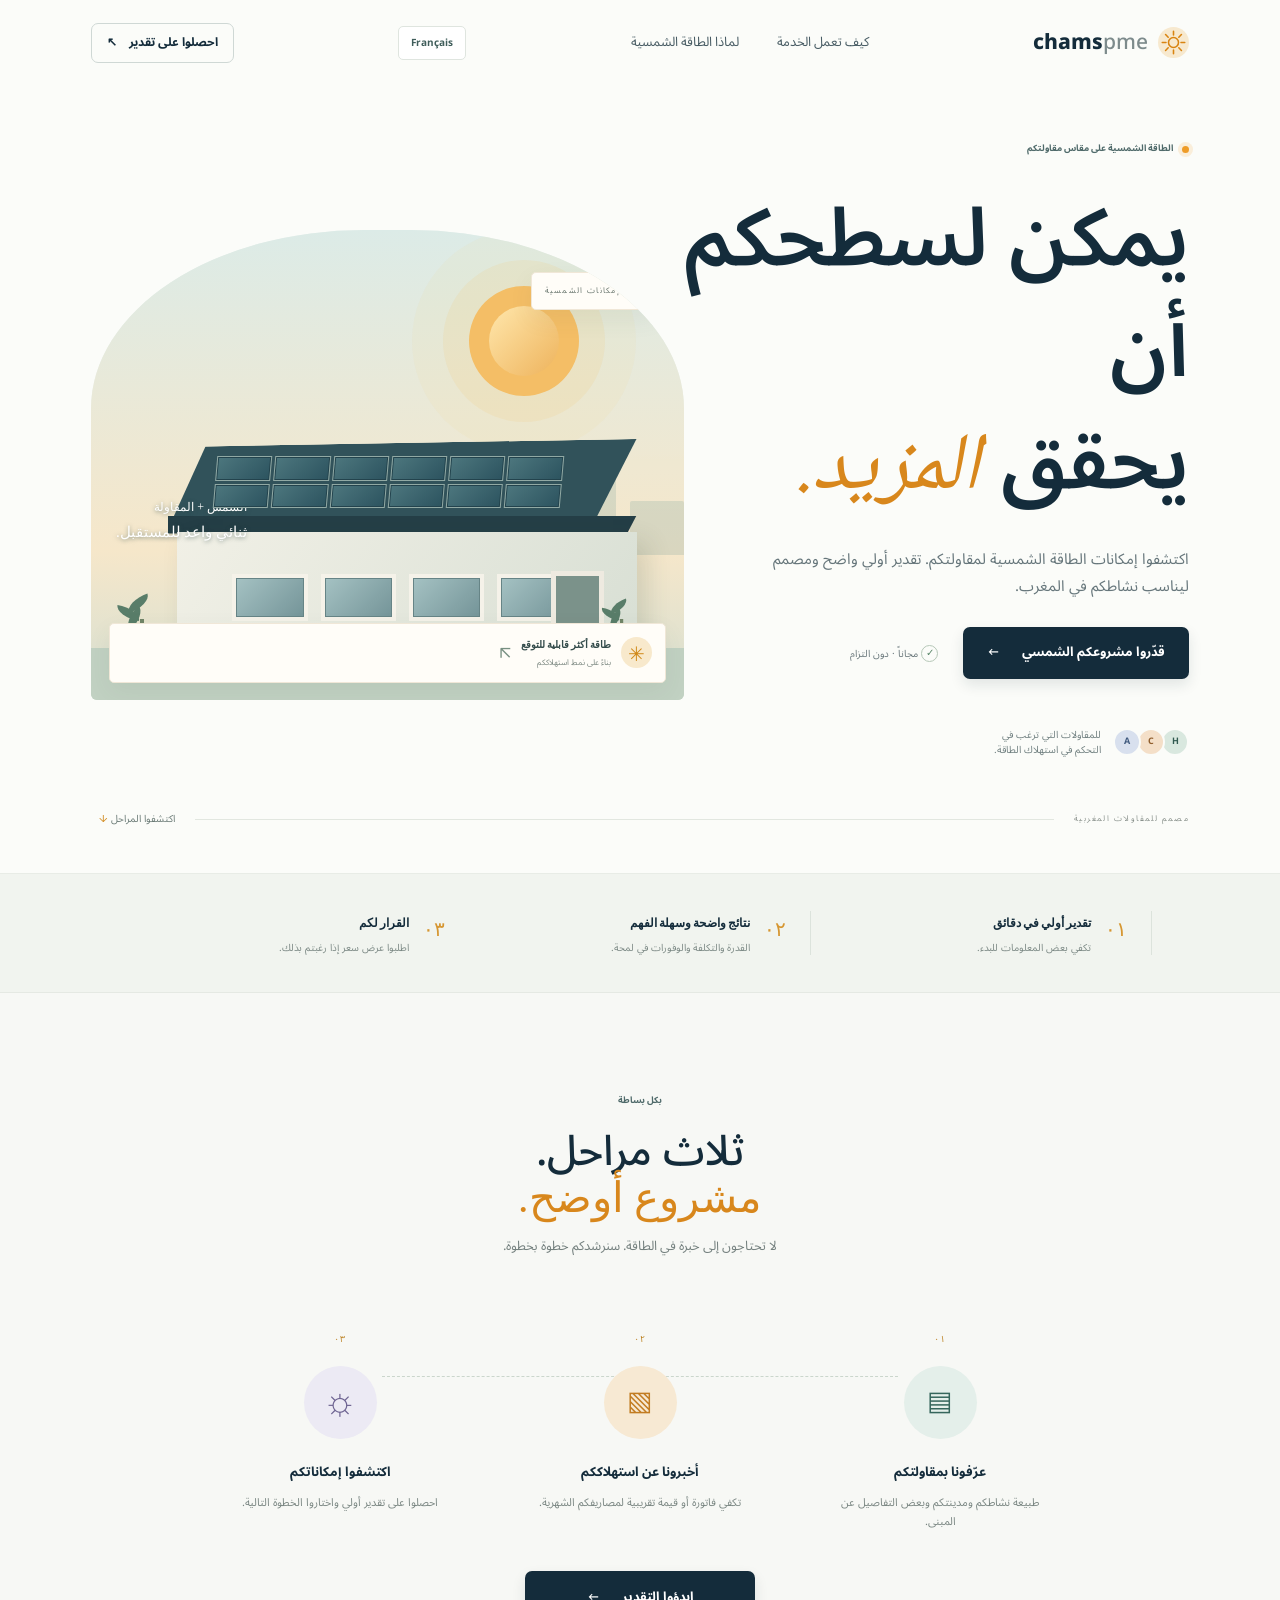
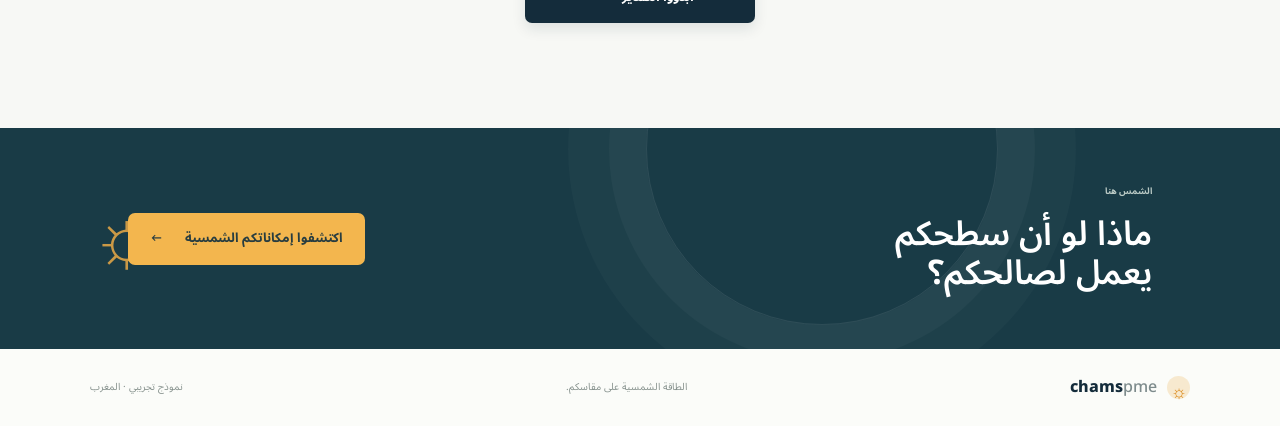
<file: index.html>
<!doctype html>
<html lang="ar" dir="rtl">
<head>
  <meta charset="utf-8">
  <meta name="viewport" content="width=device-width, initial-scale=1">
  <meta name="theme-color" content="#f7f8f5">
  <meta name="description" content="اكتشفوا إمكانات الطاقة الشمسية لمقاولتكم في المغرب.">
  <title>شمس للمقاولات — طاقة شمسية أقرب إلى نشاطك</title>
  <link rel="preconnect" href="https://fonts.googleapis.com">
  <link rel="preconnect" href="https://fonts.gstatic.com" crossorigin>
  <link href="https://fonts.googleapis.com/css2?family=DM+Sans:wght@400;500;600;700&family=Manrope:wght@400;500;600;700;800&family=Noto+Sans+Arabic:wght@400;500;600;700;800&family=Noto+Naskh+Arabic:wght@400;500;600;700&display=swap" rel="stylesheet">
  <link rel="stylesheet" href="styles.css">
  <link rel="stylesheet" href="arabic.css">
  <script src="config.js" defer></script>
  <script src="app-ar.js" defer></script>
</head>
<body>
  <header class="site-header">
    <a class="brand" href="#top" aria-label="شمس للمقاولات، الصفحة الرئيسية">
      <span class="brand-mark" aria-hidden="true"><svg viewBox="0 0 40 40"><circle cx="20" cy="20" r="8"/><path d="M20 2v6M20 32v6M2 20h6M32 20h6M7.3 7.3l4.2 4.2m17 17 4.2 4.2m0-25.4-4.2 4.2m-17 17-4.2 4.2"/></svg></span>
      <span>chams<span class="brand-light">pme</span></span>
    </a>
    <nav class="header-nav" aria-label="التنقل الرئيسي"><a href="#comment-ca-marche">كيف تعمل الخدمة</a><a href="#pourquoi-chams">لماذا الطاقة الشمسية</a></nav>
    <a class="language-switch" href="fr.html" lang="fr">Français</a><button class="button button-small button-outline header-cta" data-start>احصلوا على تقدير <span aria-hidden="true">↗</span></button>
    <button class="menu-toggle" id="menu-toggle" aria-label="فتح القائمة"><span></span><span></span></button>
  </header>

  <main id="top">
    <section class="hero" id="home-view">
      <div class="hero-copy">
        <div class="eyebrow"><span class="eyebrow-dot"></span> الطاقة الشمسية على مقاس مقاولتكم</div>
        <h1>يمكن لسطحكم أن<br>يحقق <em>المزيد.</em></h1>
        <p class="hero-text">اكتشفوا إمكانات الطاقة الشمسية لمقاولتكم. تقدير أولي واضح ومصمم ليناسب نشاطكم في المغرب.</p>
        <div class="hero-actions"><button class="button button-primary" data-start>قدّروا مشروعكم الشمسي <span aria-hidden="true">→</span></button><span class="no-commitment"><span class="check-icon">✓</span> مجاناً · دون التزام</span></div>
        <div class="hero-proof"><div class="avatar-stack" aria-hidden="true"><span>H</span><span>C</span><span>A</span></div><span>للمقاولات التي ترغب في<br>التحكم في استهلاك الطاقة.</span></div>
      </div>
      <div class="hero-visual" aria-label="رسم توضيحي لألواح شمسية على سطح مقاولة">
        <div class="sun-orb"><span></span></div>
        <div class="visual-label label-top"><span class="pulse"></span> الإمكانات الشمسية</div>
        <div class="roof-scene">
          <div class="skyline skyline-back"><i></i><i></i><i></i><i></i></div>
          <div class="sun-rays"></div>
          <div class="warehouse">
            <div class="roof"></div><div class="roof-front"></div>
            <div class="building-face"><div class="window-row"><span></span><span></span><span></span><span></span></div><div class="door"></div><div class="facade-line"></div></div>
            <div class="solar-panels"><span></span><span></span><span></span><span></span><span></span><span></span><span></span><span></span><span></span><span></span><span></span><span></span></div>
          </div>
          <div class="plant plant-one"><i></i><i></i><i></i><b></b></div><div class="plant plant-two"><i></i><i></i><i></i><b></b></div>
          <div class="ground"></div>
        </div>
        <div class="visual-label label-bottom"><span class="sparkle">✳</span><span><b>طاقة أكثر قابلية للتوقع</b><small>بناءً على نمط استهلاككم</small></span><span class="label-arrow">↗</span></div>
        <div class="visual-tag">الشمس + المقاولة<br><b>ثنائي واعد للمستقبل.</b></div>
      </div>
      <div class="hero-bottom"><span>مصمم للمقاولات المغربية</span><div class="hero-bottom-line"></div><a href="#comment-ca-marche">اكتشفوا المراحل <span>↓</span></a></div>
    </section>

    <section class="trust-strip" id="pourquoi-chams"><div><span class="trust-icon">٠١</span><p><b>تقدير أولي في دقائق</b><small>تكفي بعض المعلومات للبدء.</small></p></div><div><span class="trust-icon">٠٢</span><p><b>نتائج واضحة وسهلة الفهم</b><small>القدرة والتكلفة والوفورات في لمحة.</small></p></div><div><span class="trust-icon">٠٣</span><p><b>القرار لكم</b><small>اطلبوا عرض سعر إذا رغبتم بذلك.</small></p></div></section>

    <section class="how-section" id="comment-ca-marche"><div class="section-heading"><div class="eyebrow">بكل بساطة</div><h2>ثلاث مراحل.<br><em>مشروع أوضح.</em></h2><p>لا تحتاجون إلى خبرة في الطاقة. سنرشدكم خطوة بخطوة.</p></div><div class="steps-preview"><article><span class="step-number">٠١</span><div class="step-art art-building">▤</div><h3>عرّفونا بمقاولتكم</h3><p>طبيعة نشاطكم ومدينتكم وبعض التفاصيل عن المبنى.</p></article><article><span class="step-number">٠٢</span><div class="step-art art-bill">▧</div><h3>أخبرونا عن استهلاككم</h3><p>تكفي فاتورة أو قيمة تقريبية لمصاريفكم الشهرية.</p></article><article><span class="step-number">٠٣</span><div class="step-art art-sun">☼</div><h3>اكتشفوا إمكاناتكم</h3><p>احصلوا على تقدير أولي واختاروا الخطوة التالية.</p></article><div class="steps-connector"></div></div><button class="button button-primary" data-start>ابدؤوا التقدير <span aria-hidden="true">→</span></button></section>
    <section class="closing-cta"><div class="closing-sun">☼</div><div><div class="eyebrow">الشمس هنا</div><h2>ماذا لو أن سطحكم<br>يعمل لصالحكم؟</h2></div><button class="button button-light" data-start>اكتشفوا إمكاناتكم الشمسية <span aria-hidden="true">→</span></button></section>
  </main>

  <section id="estimator-view" class="estimator-shell hidden" aria-live="polite">
    <div class="estimator-top"><a class="back-home" href="#top" id="exit-estimator"><span>→</span>العودة إلى الصفحة الرئيسية</a><a class="language-switch" href="fr.html" lang="fr">Français</a><span class="secure-note"><span>✳</span>تبقى معلوماتكم سرية</span></div>
    <div class="estimator-layout">
      <aside class="estimator-aside"><div class="eyebrow"><span class="eyebrow-dot"></span>شمس للمقاولات · أداة التقدير</div><h1>خطوتكم الأولى<br>نحو <em>الطاقة الشمسية.</em></h1><p>أجيبوا عن بعض الأسئلة لاكتشاف ما يمكن أن يقدمه سطحكم لمقاولتكم.</p><div class="aside-note"><span class="aside-sun">☼</span><span><b>بكل بساطة ودون التزام</b><small>لن يستغرق الأمر سوى دقيقتين تقريباً.</small></span></div><div class="aside-decoration">شمس</div></aside>
      <div class="form-card" id="form-card">
        <div class="progress-head"><span id="progress-label">المرحلة ١ من ٣</span><span id="progress-percent">33%</span></div><div class="progress-track"><span id="progress-fill"></span></div><button type="button" class="demo-link" id="demo-fill">↗ &nbsp;عرض مثال مكتمل مسبقاً <span>بيانات افتراضية</span></button>
        <form id="estimate-form" novalidate>
          <div class="form-step active" data-step="1"><div class="form-heading"><span class="form-kicker">لنتعرف على مقاولتكم</span><h2>مقاولتكم،<br>في كلمات قليلة.</h2><p>لنعدّ تقديراً يناسب وضعكم.</p></div>
            <label class="field-label" for="company">اسم المقاولة <span class="optional">اختياري</span></label><input id="company" name="company" placeholder="مثال: ورشة الأطلس" autocomplete="organization">
            <div class="field-grid"><div><label class="field-label" for="sector">مجال النشاط <span class="required">*</span></label><select id="sector" name="sector" required><option value="">اختاروا مجال النشاط</option><option>فندق / دار ضيافة</option><option>متجر</option><option>مطعم / مقهى</option><option>مخبزة</option><option>ورشة</option><option>صناعة صغيرة</option><option>أخرى</option></select></div><div><label class="field-label" for="city">المدينة <span class="required">*</span></label><input id="city" name="city" placeholder="مثال: مراكش" required autocomplete="address-level2"></div></div>
            <label class="field-label">وضع المبنى <span class="required">*</span></label><div class="choice-row"><label class="choice"><input type="radio" name="building" value="مالك" required><span>أملكه</span></label><label class="choice"><input type="radio" name="building" value="مستأجر"><span>أستأجره</span></label><label class="choice"><input type="radio" name="building" value="أخرى"><span>وضع آخر</span></label></div>
            <label class="field-label" for="roof">المساحة التقريبية للسطح <span class="optional">اختياري</span></label><div class="input-with-unit"><input id="roof" name="roof" type="number" min="1" placeholder="مثال: ٢٥٠"><span>م²</span></div>
            <div class="form-error" role="alert"></div><button type="button" class="button button-primary button-full next-step">متابعة <span>→</span></button><div class="form-foot">تُستخدم إجاباتكم لإعداد هذا التقدير فقط.</div>
          </div>
          <div class="form-step" data-step="2"><div class="form-heading"><span class="form-kicker">استهلاككم اليومي للطاقة</span><h2>لنتحدث عن<br>استهلاككم.</h2><p>ستساعدكم فاتورة حديثة في الحصول على تقدير أدق.</p></div>
            <label class="field-label" for="bill">متوسط فاتورتكم الشهرية <span class="required">*</span></label><div class="input-with-unit"><input id="bill" name="bill" type="number" min="1" placeholder="مثال: ٤٥٠٠" required><span>درهم / شهر</span></div>
            <label class="field-label" for="kwh">الاستهلاك الشهري <span class="optional">اختياري</span></label><div class="input-with-unit"><input id="kwh" name="kwh" type="number" min="1" placeholder="مثال: ١٢٠٠"><span>كيلوواط ساعة / شهر</span></div><p class="field-hint">ستجدونها في الفاتورة. إذا لم تكن متوفرة الآن، اتركوا الخانة فارغة.</p>
            <label class="field-label">متى يكون استهلاك المقاولة أعلى؟ <span class="required">*</span></label><div class="choice-row time-choices"><label class="choice"><input type="radio" name="schedule" value="day" required><span>☀️ &nbsp; نهاراً غالباً</span></label><label class="choice"><input type="radio" name="schedule" value="night"><span>☾ &nbsp; ليلاً غالباً</span></label><label class="choice"><input type="radio" name="schedule" value="mixed"><span>◷ &nbsp; موزع على اليوم</span></label></div>
            <label class="field-label" for="bill-file">إرفاق فاتورة <span class="optional">اختياري</span></label><label class="file-drop" for="bill-file"><span class="file-icon">↑</span><span><b id="file-name">اختيار ملف</b><small>PDF أو JPG أو PNG · يبقى الملف على هذا الجهاز</small></span><input id="bill-file" name="bill-file" type="file" accept=".pdf,.jpg,.jpeg,.png,application/pdf,image/jpeg,image/png"></label>
            <div class="form-error" role="alert"></div><div class="button-pair"><button type="button" class="button button-back previous-step">→ رجوع</button><button type="button" class="button button-primary next-step">متابعة <span>→</span></button></div><div class="form-foot">إرفاق الفاتورة اختياري، ولن تُرسل إلى أي جهة.</div>
          </div>
          <div class="form-step" data-step="3"><div class="form-heading"><span class="form-kicker">الخطوة الأخيرة</span><h2>إلى أين نرسل<br>نتيجة التقدير؟</h2><p>تساعدنا بيانات التواصل على إعداد تقديركم.</p></div>
            <label class="field-label" for="fullname">الاسم الكامل <span class="required">*</span></label><input id="fullname" name="fullname" placeholder="مثال: سلمى المنصوري" autocomplete="name" required>
            <div class="field-grid"><div><label class="field-label" for="phone">رقم الهاتف <span class="required">*</span></label><input id="phone" name="phone" type="tel" placeholder="06 12 34 56 78" autocomplete="tel" required></div><div><label class="field-label" for="email">البريد الإلكتروني <span class="required">*</span></label><input id="email" name="email" type="email" placeholder="nom@entreprise.ma" autocomplete="email" required></div></div>
            <label class="consent"><input type="checkbox" id="consent" required><span>أوافق على التواصل معي بخصوص هذا التقدير. <span class="required">*</span><small>تبقى بياناتكم ضمن هذا النموذج التجريبي ولا تُرسل إلى أي شركة تركيب.</small></span></label>
            <div class="form-error" role="alert"></div><div class="button-pair"><button type="button" class="button button-back previous-step">→ رجوع</button><button type="submit" class="button button-primary">عرض تقديري <span>→</span></button></div><div class="form-foot">بالمتابعة، ستظهر لكم نتيجة تقديرية غير ملزمة.</div>
          </div>
        </form>
      </div>
    </div>
    <div class="estimator-footer"><span>CHAMS PME</span><span>نسخة تجريبية · لا تُرسل أي بيانات</span><span>المغرب · نسخة تجريبية</span></div>
  </section>

  <section id="result-view" class="result-shell hidden" aria-live="polite"></section>
  <div id="toast" class="toast" role="status"></div>
  <footer class="site-footer"><a class="brand footer-brand" href="#top"><span class="brand-mark" aria-hidden="true">☼</span><span>chams<span class="brand-light">pme</span></span></a><span>الطاقة الشمسية على مقاسكم.</span><span>نموذج تجريبي · المغرب</span></footer>
</body>
</html>
</file>
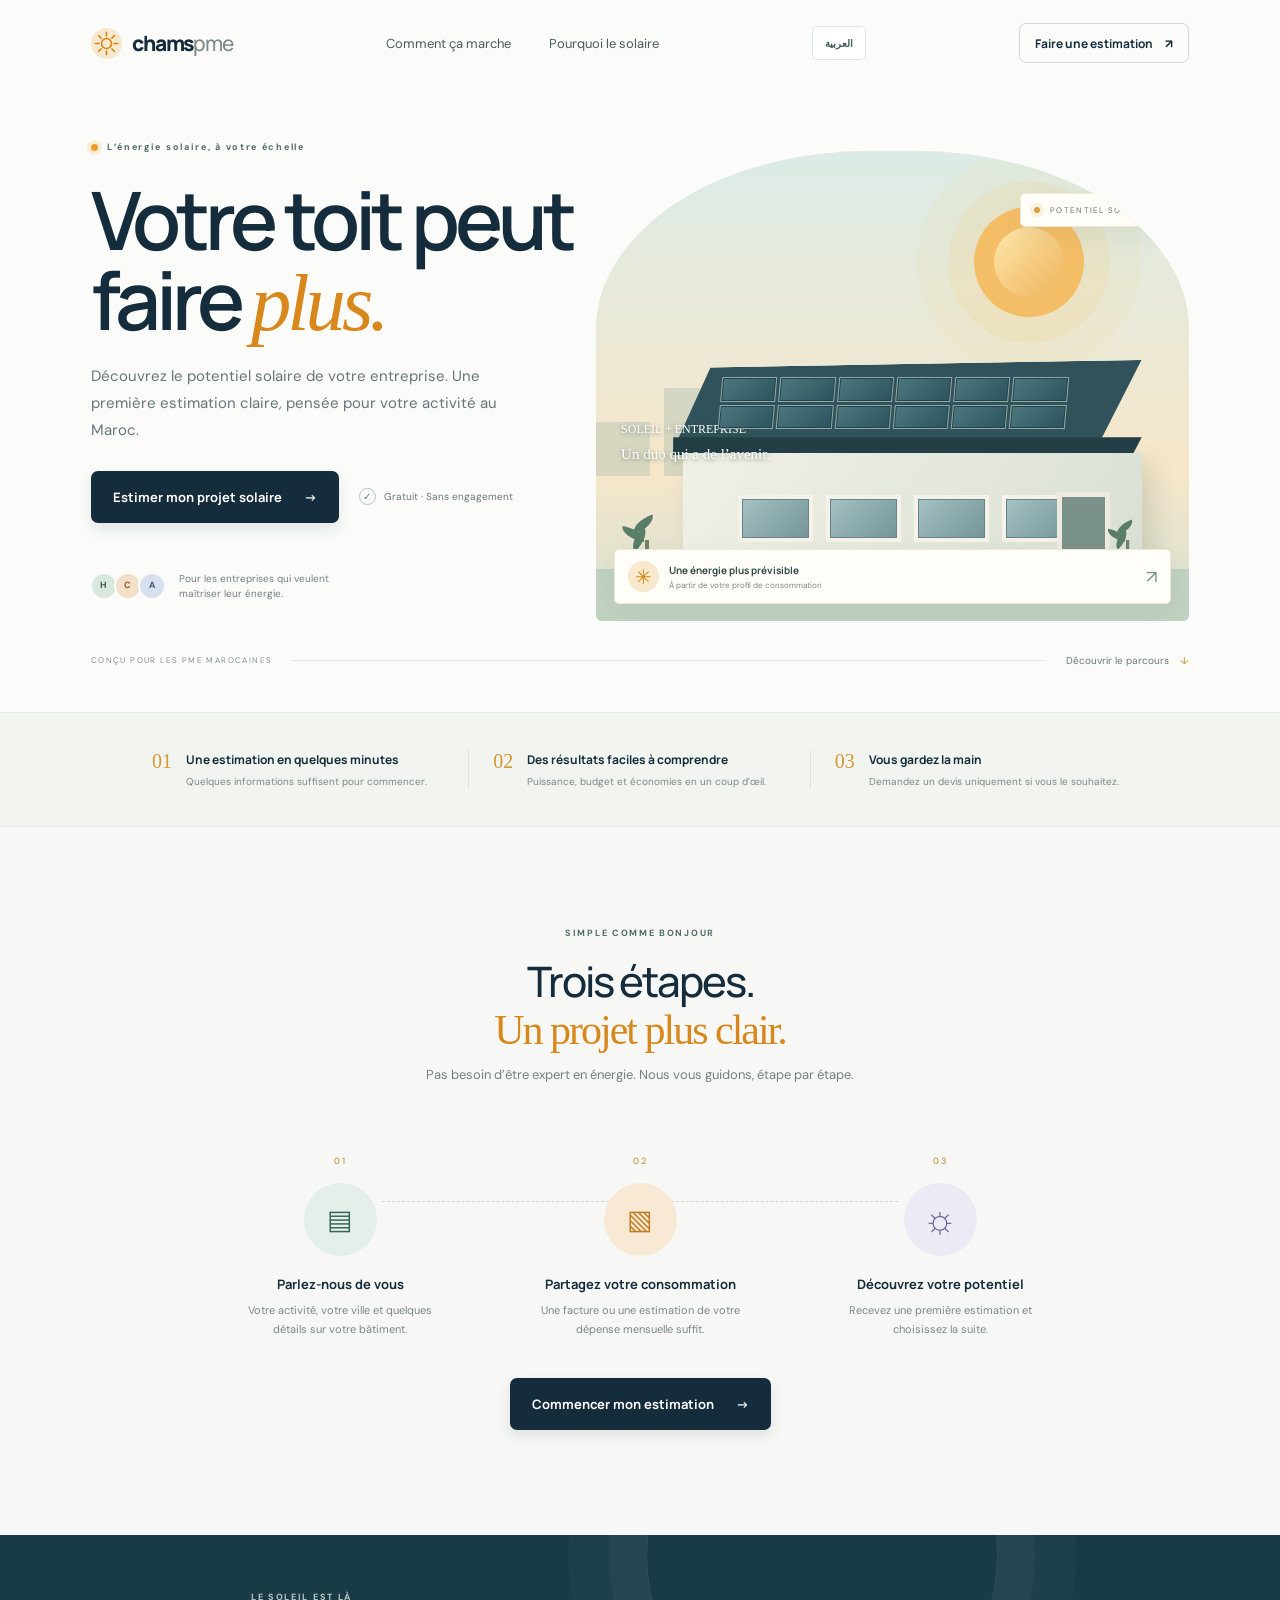
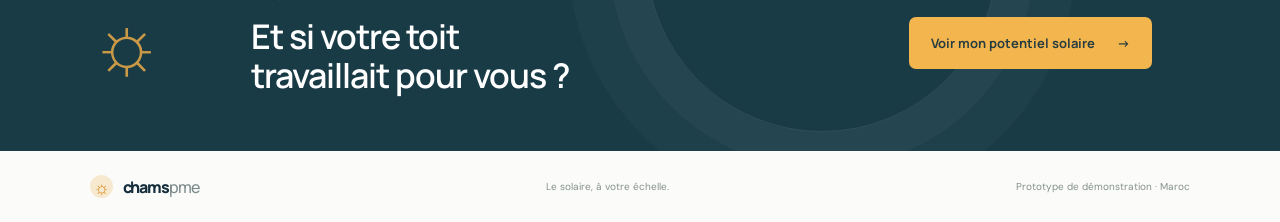
<file: fr.html>
<!doctype html>
<html lang="fr">
<head>
  <meta charset="utf-8">
  <meta name="viewport" content="width=device-width, initial-scale=1">
  <meta name="theme-color" content="#f7f8f5">
  <meta name="description" content="Estimez le potentiel solaire de votre entreprise au Maroc.">
  <title>Chams PME — Passez au solaire avec confiance</title>
  <link rel="preconnect" href="https://fonts.googleapis.com">
  <link rel="preconnect" href="https://fonts.gstatic.com" crossorigin>
  <link href="https://fonts.googleapis.com/css2?family=DM+Sans:wght@400;500;600;700&family=Manrope:wght@400;500;600;700;800&display=swap" rel="stylesheet">
  <link rel="stylesheet" href="styles.css">
  <script src="config.js" defer></script>
  <script src="app.js" defer></script>
</head>
<body>
  <header class="site-header">
    <a class="brand" href="#top" aria-label="Chams PME, accueil">
      <span class="brand-mark" aria-hidden="true"><svg viewBox="0 0 40 40"><circle cx="20" cy="20" r="8"/><path d="M20 2v6M20 32v6M2 20h6M32 20h6M7.3 7.3l4.2 4.2m17 17 4.2 4.2m0-25.4-4.2 4.2m-17 17-4.2 4.2"/></svg></span>
      <span>chams<span class="brand-light">pme</span></span>
    </a>
    <nav class="header-nav" aria-label="Navigation principale"><a href="#comment-ca-marche">Comment ça marche</a><a href="#pourquoi-chams">Pourquoi le solaire</a></nav>
    <a class="language-switch" href="index.html" lang="ar" dir="rtl">العربية</a><button class="button button-small button-outline header-cta" data-start>Faire une estimation <span aria-hidden="true">↗</span></button>
    <button class="menu-toggle" id="menu-toggle" aria-label="Ouvrir le menu"><span></span><span></span></button>
  </header>

  <main id="top">
    <section class="hero" id="home-view">
      <div class="hero-copy">
        <div class="eyebrow"><span class="eyebrow-dot"></span> L’énergie solaire, à votre échelle</div>
        <h1>Votre toit peut<br>faire <em>plus.</em></h1>
        <p class="hero-text">Découvrez le potentiel solaire de votre entreprise. Une première estimation claire, pensée pour votre activité au Maroc.</p>
        <div class="hero-actions"><button class="button button-primary" data-start>Estimer mon projet solaire <span aria-hidden="true">→</span></button><span class="no-commitment"><span class="check-icon">✓</span> Gratuit · Sans engagement</span></div>
        <div class="hero-proof"><div class="avatar-stack" aria-hidden="true"><span>H</span><span>C</span><span>A</span></div><span>Pour les entreprises qui veulent<br>maîtriser leur énergie.</span></div>
      </div>
      <div class="hero-visual" aria-label="Illustration de panneaux solaires sur le toit d'une entreprise">
        <div class="sun-orb"><span></span></div>
        <div class="visual-label label-top"><span class="pulse"></span> POTENTIEL SOLAIRE</div>
        <div class="roof-scene">
          <div class="skyline skyline-back"><i></i><i></i><i></i><i></i></div>
          <div class="sun-rays"></div>
          <div class="warehouse">
            <div class="roof"></div><div class="roof-front"></div>
            <div class="building-face"><div class="window-row"><span></span><span></span><span></span><span></span></div><div class="door"></div><div class="facade-line"></div></div>
            <div class="solar-panels"><span></span><span></span><span></span><span></span><span></span><span></span><span></span><span></span><span></span><span></span><span></span><span></span></div>
          </div>
          <div class="plant plant-one"><i></i><i></i><i></i><b></b></div><div class="plant plant-two"><i></i><i></i><i></i><b></b></div>
          <div class="ground"></div>
        </div>
        <div class="visual-label label-bottom"><span class="sparkle">✳</span><span><b>Une énergie plus prévisible</b><small>À partir de votre profil de consommation</small></span><span class="label-arrow">↗</span></div>
        <div class="visual-tag">SOLEIL + ENTREPRISE<br><b>Un duo qui a de l’avenir.</b></div>
      </div>
      <div class="hero-bottom"><span>CONÇU POUR LES PME MAROCAINES</span><div class="hero-bottom-line"></div><a href="#comment-ca-marche">Découvrir le parcours <span>↓</span></a></div>
    </section>

    <section class="trust-strip" id="pourquoi-chams"><div><span class="trust-icon">01</span><p><b>Une estimation en quelques minutes</b><small>Quelques informations suffisent pour commencer.</small></p></div><div><span class="trust-icon">02</span><p><b>Des résultats faciles à comprendre</b><small>Puissance, budget et économies en un coup d’œil.</small></p></div><div><span class="trust-icon">03</span><p><b>Vous gardez la main</b><small>Demandez un devis uniquement si vous le souhaitez.</small></p></div></section>

    <section class="how-section" id="comment-ca-marche"><div class="section-heading"><div class="eyebrow">SIMPLE COMME BONJOUR</div><h2>Trois étapes.<br><em>Un projet plus clair.</em></h2><p>Pas besoin d’être expert en énergie. Nous vous guidons, étape par étape.</p></div><div class="steps-preview"><article><span class="step-number">01</span><div class="step-art art-building">▤</div><h3>Parlez-nous de vous</h3><p>Votre activité, votre ville et quelques détails sur votre bâtiment.</p></article><article><span class="step-number">02</span><div class="step-art art-bill">▧</div><h3>Partagez votre consommation</h3><p>Une facture ou une estimation de votre dépense mensuelle suffit.</p></article><article><span class="step-number">03</span><div class="step-art art-sun">☼</div><h3>Découvrez votre potentiel</h3><p>Recevez une première estimation et choisissez la suite.</p></article><div class="steps-connector"></div></div><button class="button button-primary" data-start>Commencer mon estimation <span aria-hidden="true">→</span></button></section>
    <section class="closing-cta"><div class="closing-sun">☼</div><div><div class="eyebrow">LE SOLEIL EST LÀ</div><h2>Et si votre toit<br>travaillait pour vous ?</h2></div><button class="button button-light" data-start>Voir mon potentiel solaire <span aria-hidden="true">→</span></button></section>
  </main>

  <section id="estimator-view" class="estimator-shell hidden" aria-live="polite">
    <div class="estimator-top"><a class="back-home" href="#top" id="exit-estimator"><span>←</span> Retour à l’accueil</a><a class="language-switch" href="index.html" lang="ar" dir="rtl">العربية</a><span class="secure-note"><span>✳</span> Vos informations restent confidentielles</span></div>
    <div class="estimator-layout">
      <aside class="estimator-aside"><div class="eyebrow"><span class="eyebrow-dot"></span> CHAMS PME · SIMULATEUR</div><h1>Un premier pas<br>vers <em>le solaire.</em></h1><p>Répondez à quelques questions pour découvrir ce que votre toit pourrait apporter à votre entreprise.</p><div class="aside-note"><span class="aside-sun">☼</span><span><b>Simple et sans engagement</b><small>Comptez environ 2 minutes.</small></span></div><div class="aside-decoration">شمس</div></aside>
      <div class="form-card" id="form-card">
        <div class="progress-head"><span id="progress-label">ÉTAPE 1 SUR 3</span><span id="progress-percent">33%</span></div><div class="progress-track"><span id="progress-fill"></span></div><button type="button" class="demo-link" id="demo-fill">↗ &nbsp;Afficher un exemple complet prérempli <span>Données fictives</span></button>
        <form id="estimate-form" novalidate>
          <div class="form-step active" data-step="1"><div class="form-heading"><span class="form-kicker">FAISONS CONNAISSANCE</span><h2>Votre entreprise,<br>en quelques mots.</h2><p>Pour adapter l’estimation à votre réalité.</p></div>
            <label class="field-label" for="company">Nom de l’entreprise <span class="optional">FACULTATIF</span></label><input id="company" name="company" placeholder="Ex. Atelier Atlas" autocomplete="organization">
            <div class="field-grid"><div><label class="field-label" for="sector">Secteur d’activité <span class="required">*</span></label><select id="sector" name="sector" required><option value="">Choisir un secteur</option><option>Hôtel / maison d’hôtes</option><option>Commerce</option><option>Restaurant / café</option><option>Boulangerie</option><option>Atelier</option><option>Petite industrie</option><option>Autre</option></select></div><div><label class="field-label" for="city">Ville <span class="required">*</span></label><input id="city" name="city" placeholder="Ex. Marrakech" required autocomplete="address-level2"></div></div>
            <label class="field-label">Votre bâtiment <span class="required">*</span></label><div class="choice-row"><label class="choice"><input type="radio" name="building" value="Propriétaire" required><span>Je suis propriétaire</span></label><label class="choice"><input type="radio" name="building" value="Locataire"><span>Je suis locataire</span></label><label class="choice"><input type="radio" name="building" value="Autre"><span>Autre situation</span></label></div>
            <label class="field-label" for="roof">Surface approximative de toiture <span class="optional">FACULTATIF</span></label><div class="input-with-unit"><input id="roof" name="roof" type="number" min="1" placeholder="Ex. 250"><span>m²</span></div>
            <div class="form-error" role="alert"></div><button type="button" class="button button-primary button-full next-step">Continuer <span>→</span></button><div class="form-foot">Vos réponses servent uniquement à préparer cette estimation.</div>
          </div>
          <div class="form-step" data-step="2"><div class="form-heading"><span class="form-kicker">VOTRE ÉNERGIE AU QUOTIDIEN</span><h2>Parlons de votre<br>consommation.</h2><p>Une facture récente vous aidera à obtenir une estimation plus précise.</p></div>
            <label class="field-label" for="bill">Votre facture moyenne par mois <span class="required">*</span></label><div class="input-with-unit"><input id="bill" name="bill" type="number" min="1" placeholder="Ex. 4 500" required><span>MAD / mois</span></div>
            <label class="field-label" for="kwh">Consommation mensuelle <span class="optional">FACULTATIF</span></label><div class="input-with-unit"><input id="kwh" name="kwh" type="number" min="1" placeholder="Ex. 1 200"><span>kWh / mois</span></div><p class="field-hint">Vous la trouverez sur votre facture. Pas sous la main ? Laissez ce champ vide.</p>
            <label class="field-label">Quand votre entreprise consomme-t-elle le plus ? <span class="required">*</span></label><div class="choice-row time-choices"><label class="choice"><input type="radio" name="schedule" value="day" required><span>☀️ &nbsp; Surtout le jour</span></label><label class="choice"><input type="radio" name="schedule" value="night"><span>☾ &nbsp; Surtout la nuit</span></label><label class="choice"><input type="radio" name="schedule" value="mixed"><span>◷ &nbsp; Répartie</span></label></div>
            <label class="field-label" for="bill-file">Ajouter une facture <span class="optional">FACULTATIF</span></label><label class="file-drop" for="bill-file"><span class="file-icon">↑</span><span><b id="file-name">Choisir un fichier</b><small>PDF, JPG ou PNG · Le fichier reste sur cet appareil</small></span><input id="bill-file" name="bill-file" type="file" accept=".pdf,.jpg,.jpeg,.png,application/pdf,image/jpeg,image/png"></label>
            <div class="form-error" role="alert"></div><div class="button-pair"><button type="button" class="button button-back previous-step">← Retour</button><button type="button" class="button button-primary next-step">Continuer <span>→</span></button></div><div class="form-foot">Votre facture est facultative et n’est envoyée à aucun service.</div>
          </div>
          <div class="form-step" data-step="3"><div class="form-heading"><span class="form-kicker">DERNIÈRE PETITE ÉTAPE</span><h2>Où vous<br>envoyer le résultat ?</h2><p>Vos coordonnées nous permettent de préparer votre estimation.</p></div>
            <label class="field-label" for="fullname">Nom et prénom <span class="required">*</span></label><input id="fullname" name="fullname" placeholder="Ex. Salma El Mansouri" autocomplete="name" required>
            <div class="field-grid"><div><label class="field-label" for="phone">Téléphone <span class="required">*</span></label><input id="phone" name="phone" type="tel" placeholder="06 12 34 56 78" autocomplete="tel" required></div><div><label class="field-label" for="email">E-mail <span class="required">*</span></label><input id="email" name="email" type="email" placeholder="vous@entreprise.ma" autocomplete="email" required></div></div>
            <label class="consent"><input type="checkbox" id="consent" required><span>J’accepte d’être recontacté au sujet de cette estimation. <span class="required">*</span><small>Vos coordonnées restent dans ce prototype et ne sont transmises à aucun installateur.</small></span></label>
            <div class="form-error" role="alert"></div><div class="button-pair"><button type="button" class="button button-back previous-step">← Retour</button><button type="submit" class="button button-primary">Voir mon estimation <span>→</span></button></div><div class="form-foot">En continuant, vous verrez une estimation indicative, sans engagement.</div>
          </div>
        </form>
      </div>
    </div>
    <div class="estimator-footer"><span>CHAMS PME</span><span>Prototype de démonstration · Aucune donnée envoyée</span><span>MAROC · 2025</span></div>
  </section>

  <section id="result-view" class="result-shell hidden" aria-live="polite"></section>
  <div id="toast" class="toast" role="status"></div>
  <footer class="site-footer"><a class="brand footer-brand" href="#top"><span class="brand-mark" aria-hidden="true">☼</span><span>chams<span class="brand-light">pme</span></span></a><span>Le solaire, à votre échelle.</span><span>Prototype de démonstration · Maroc</span></footer>
</body>
</html>
</file>
<file: styles.css>
:root{--ink:#142c3b;--muted:#66747b;--paper:#f7f8f5;--white:#fff;--sun:#ee9c28;--sun-dark:#d98410;--teal:#1c615a;--line:#e3e7e2;--serif:Georgia,'Times New Roman',serif;--sans:'DM Sans',Arial,sans-serif;--display:Manrope,'DM Sans',sans-serif}*{box-sizing:border-box}html{scroll-behavior:smooth}body{margin:0;background:var(--paper);color:var(--ink);font-family:var(--sans);-webkit-font-smoothing:antialiased}button,input,select{font:inherit}button,a{-webkit-tap-highlight-color:transparent}a{color:inherit;text-decoration:none}.hidden{display:none!important}.site-header{height:86px;padding:0 7.1%;display:flex;align-items:center;justify-content:space-between;background:#fbfcf9;position:relative;z-index:3}.brand{display:inline-flex;align-items:center;gap:10px;font-family:var(--display);font-weight:800;font-size:21px;letter-spacing:-1.1px;color:var(--ink)}.brand-light{font-weight:500;color:#7d8b8c}.brand-mark{width:31px;height:31px;border-radius:50%;background:#f7e9cf;color:var(--sun-dark);display:grid;place-items:center;font-size:23px}.brand-mark svg{width:25px;fill:none;stroke:currentColor;stroke-width:2.5;stroke-linecap:round}.header-nav{display:flex;gap:38px;font-size:13px;color:#485c64}.header-nav a:hover,.confirm-home:hover{color:var(--sun-dark)}.button{border:0;border-radius:7px;min-height:52px;padding:0 22px;display:inline-flex;gap:22px;align-items:center;justify-content:center;font-family:var(--display);font-weight:700;font-size:13px;cursor:pointer;transition:transform .2s,background .2s,box-shadow .2s}.button:hover{transform:translateY(-2px)}.button-primary{color:#fff;background:var(--ink);box-shadow:0 6px 14px #142c3b1c}.button-primary:hover{background:#214355;box-shadow:0 8px 20px #142c3b26}.button-small{min-height:40px;padding:0 15px;font-size:12px;gap:12px}.button-outline{background:transparent;border:1px solid #cfd8d5;color:var(--ink)}.button-outline:hover{background:#f2f5f1}.menu-toggle{display:none}.hero{min-height:600px;padding:55px 7.1% 45px;display:grid;grid-template-columns:46% 54%;grid-template-rows:1fr auto;align-items:center;position:relative;overflow:hidden;background:#fbfcf9}.hero-copy{padding:0 0 31px;position:relative;z-index:1}.eyebrow{font-size:9px;letter-spacing:1.7px;font-weight:700;color:#4f6a6a;display:flex;align-items:center;gap:9px}.eyebrow-dot{width:7px;height:7px;background:var(--sun);border-radius:50%;box-shadow:0 0 0 4px #ee9c2826}.hero h1,.estimator-aside h1,.result-intro h1,.confirmation h1{font-family:var(--display);font-size:clamp(58px,6.3vw,82px);line-height:.99;letter-spacing:-5px;margin:27px 0 20px;font-weight:600}.hero h1 em,.estimator-aside h1 em,.result-intro h1 em,.confirmation h1 em{font-family:var(--serif);font-weight:400;color:#d8871c;letter-spacing:-4px}.hero-text{font-size:15px;line-height:1.8;color:#66767b;max-width:425px;margin:0 0 27px}.hero-actions{display:flex;align-items:center;gap:20px}.hero-actions .button{min-width:226px}.no-commitment{font-size:10px;color:#69777b;line-height:1.4}.check-icon{display:inline-grid;place-items:center;border:1px solid #b6c8b8;color:#588568;width:17px;height:17px;border-radius:50%;font-size:10px;margin-right:5px}.hero-proof{display:flex;align-items:center;gap:13px;margin-top:48px;color:#718081;font-size:10px;line-height:1.5}.avatar-stack{display:flex;padding-left:3px}.avatar-stack span{width:28px;height:28px;border-radius:50%;background:#d9e8df;border:2px solid #fbfcf9;margin-left:-4px;display:grid;place-items:center;font-size:9px;font-weight:700;color:#315a50}.avatar-stack span:nth-child(2){background:#f4dfc8;color:#905e2d}.avatar-stack span:nth-child(3){background:#d8e0ee;color:#3d577c}.hero-visual{height:470px;max-width:650px;width:100%;justify-self:end;position:relative;background:#edf3ef;border-radius:46% 46% 6px 6px / 38% 38% 6px 6px;overflow:hidden}.hero-visual:before{content:'';position:absolute;inset:0;background:linear-gradient(180deg,#dcebe7 0%,#f6e7ca 68%,#d5dfd2 100%)}.sun-orb{position:absolute;width:110px;height:110px;border-radius:50%;background:#f4be66;top:56px;right:105px;box-shadow:0 0 0 26px #edc17127,0 0 0 57px #edc17113}.sun-orb span{position:absolute;inset:20px;border-radius:50%;background:linear-gradient(135deg,#ffe7ac,#eeb35c)}.visual-label{position:absolute;z-index:2;background:#fffdf8;border:1px solid #f0e7d7;border-radius:5px;box-shadow:0 9px 25px #41514c12;color:#69766e;font-size:8px;letter-spacing:1.3px;padding:11px 13px}.label-top{right:26px;top:42px}.pulse{display:inline-block;width:6px;height:6px;border-radius:50%;background:#d6a03c;margin-right:7px;box-shadow:0 0 0 4px #d6a03c22}.roof-scene{position:absolute;inset:0;overflow:hidden}.skyline{position:absolute;bottom:145px;left:0;width:100%;height:80px;display:flex;align-items:end;gap:14px;opacity:.35}.skyline i{display:block;width:54px;height:54px;background:#a4b9ad;border-radius:2px 2px 0 0}.skyline i:nth-child(2){height:88px;width:41px}.skyline i:nth-child(3){height:64px;width:73px}.skyline i:nth-child(4){height:100px;width:50px}.warehouse{position:absolute;left:13%;right:8%;bottom:42px;height:215px}.roof{position:absolute;left:0;right:0;top:0;height:82px;background:#31525a;clip-path:polygon(8% 0,100% 0,91% 100%,0 100%);transform:skewY(-1deg);box-shadow:0 12px 25px #172c3544}.roof-front{position:absolute;left:0;right:0;top:73px;height:18px;background:#243e46;clip-path:polygon(0 0,100% 0,98% 100%,0 100%)}.building-face{position:absolute;left:2%;right:0;top:89px;bottom:0;background:linear-gradient(125deg,#f1f0e6,#d8dfd4);border-bottom:6px solid #a7b6a8;box-shadow:10px 10px 23px #354c3d28}.window-row{position:absolute;left:12%;top:42px;right:14%;display:flex;gap:13px}.window-row span{height:47px;flex:1;background:linear-gradient(135deg,#a5c2c3,#749498);border:4px solid #f5f2e9;box-shadow:inset 0 0 0 1px #668486}.door{position:absolute;right:7%;bottom:0;width:53px;height:81px;background:#7b928a;border:5px solid #eeeae0}.facade-line{position:absolute;left:7%;right:8%;bottom:19px;height:1px;background:#bcc5b9}.solar-panels{position:absolute;top:13px;left:10%;right:16%;height:52px;display:grid;grid-template-columns:repeat(6,1fr);grid-template-rows:repeat(2,1fr);gap:3px;transform:skewX(-5deg);z-index:1}.solar-panels span{background:linear-gradient(135deg,#4d777e,#2c535f);border:1px solid #91a9a4;box-shadow:inset 0 0 0 1px #23434d}.ground{position:absolute;bottom:0;left:0;right:0;height:52px;background:#c1d1c2}.plant{position:absolute;bottom:42px;z-index:2;width:48px;height:78px}.plant-one{left:5%}.plant-two{right:6%;transform:scale(.8)}.plant i{position:absolute;bottom:15px;width:24px;height:12px;border-radius:100% 0 100% 0;background:#597d69;transform-origin:bottom left}.plant i:nth-child(1){left:9px;bottom:27px;transform:rotate(-45deg)}.plant i:nth-child(2){left:18px;bottom:37px;transform:rotate(10deg) scaleX(-1)}.plant i:nth-child(3){left:8px;bottom:45px;transform:rotate(-20deg)}.plant b{position:absolute;bottom:0;left:19px;width:4px;height:39px;background:#708467}.label-bottom{left:18px;bottom:17px;right:18px;display:flex;gap:10px;align-items:center;letter-spacing:0}.sparkle{width:31px;height:31px;display:grid;place-items:center;border-radius:50%;background:#f8e9cc;color:#d08919;font-size:20px}.label-bottom b{display:block;font-family:var(--display);font-size:10px;color:#344c4b;margin-bottom:3px}.label-bottom small{display:block;font-size:8px;color:#7d8982}.label-arrow{margin-left:auto;font-size:18px;color:#789082}.visual-tag{position:absolute;left:25px;top:57%;font-family:var(--serif);font-size:12px;color:#fff;text-shadow:0 1px 4px #314c4a99;line-height:1.8}.visual-tag b{font-size:15px;font-weight:400}.hero-bottom{grid-column:1/-1;display:flex;align-items:center;gap:20px;color:#89918c;font-size:8px;letter-spacing:1.4px;margin-top:22px}.hero-bottom-line{height:1px;background:#e2e7e0;flex:1}.hero-bottom a{font-size:10px;letter-spacing:0;color:#697975}.hero-bottom a span{margin-left:8px;color:#d08719}.trust-strip{display:grid;grid-template-columns:repeat(3,1fr);padding:37px 10%;background:#f1f4ef;border-top:1px solid #e8ece6;border-bottom:1px solid #e5e9e3}.trust-strip>div{display:flex;gap:14px;align-items:flex-start;padding:0 24px;border-right:1px solid #dce3dc}.trust-strip>div:last-child{border:0}.trust-icon{font-family:var(--serif);font-size:20px;color:#d69631}.trust-strip p{margin:0}.trust-strip b,.trust-strip small{display:block}.trust-strip b{font-family:var(--display);font-size:12px;margin:1px 0 6px}.trust-strip small{font-size:10px;color:#7c8985;line-height:1.5}.how-section{padding:100px 10% 105px;text-align:center}.section-heading .eyebrow{justify-content:center}.section-heading h2{font:500 42px/1.12 var(--display);letter-spacing:-2px;margin:19px 0 12px}.section-heading h2 em{font:400 42px/1.1 var(--serif);color:#d8871c}.section-heading p{color:#75817f;font-size:13px}.steps-preview{display:grid;grid-template-columns:repeat(3,1fr);gap:40px;margin:65px auto 40px;max-width:860px;position:relative}.steps-preview article{position:relative;z-index:1}.step-number{font-size:9px;letter-spacing:1.5px;color:#bd8325}.step-art{width:73px;height:73px;border-radius:50%;margin:14px auto 19px;display:grid;place-items:center;font-size:27px}.art-building{background:#e4efea;color:#35665c}.art-bill{background:#f7e9d3;color:#c27c22}.art-sun{background:#eceaf4;color:#6d6391;font-size:38px}.steps-preview h3{font:700 13px var(--display);margin:0 0 8px}.steps-preview p{font-size:11px;color:#7b8783;line-height:1.7;max-width:205px;margin:0 auto}.steps-connector{position:absolute;z-index:0;border-top:1px dashed #cbd6cc;left:20%;right:20%;top:53px}.how-section>.button{min-width:230px}.closing-cta{background:#193b46;color:white;padding:56px 10%;display:flex;align-items:center;justify-content:space-between;position:relative;overflow:hidden}.closing-cta:after{content:'';position:absolute;width:350px;height:350px;border:1px solid #ffffff17;border-radius:50%;right:22%;top:-155px;box-shadow:0 0 0 37px #ffffff08,0 0 0 78px #ffffff06}.closing-sun{font-size:81px;color:#e9aa47;line-height:1;position:absolute;left:7%;opacity:.85}.closing-cta>div:nth-child(2){margin-left:12%;position:relative;z-index:1}.closing-cta .eyebrow{color:#b9c9c4}.closing-cta h2{font:600 34px/1.15 var(--display);letter-spacing:-1px;margin:14px 0 0}.button-light{background:#f3b64e;color:#283d40;position:relative;z-index:1}.button-light:hover{background:#ffc765}.site-footer{padding:24px 7%;display:flex;justify-content:space-between;align-items:center;color:#85908c;font-size:10px;background:#fbfcf9}.footer-brand{font-size:16px;color:var(--ink)}.footer-brand .brand-mark{width:23px;height:23px;font-size:18px}
/* Estimation flow */
.in-app{background:#f4f6f2}.in-app .site-header,.in-app main,.in-app .site-footer{display:none}.estimator-shell,.result-shell{min-height:100vh;background:#f5f7f4}.estimator-top{height:76px;display:flex;align-items:center;justify-content:space-between;padding:0 7%;border-bottom:1px solid #e8ece7;background:#fbfcf9}.back-home{border:0;background:none;padding:8px 0;font-size:11px;font-weight:600;color:#5f716f;cursor:pointer}.back-home span{color:#d18b27;font-size:16px;margin-right:8px}.secure-note{font-size:10px;color:#778681}.secure-note span{color:#de9b32;margin-right:6px}.estimator-layout{width:min(1100px,86%);min-height:calc(100vh - 138px);margin:0 auto;display:grid;grid-template-columns:.78fr 1.22fr;align-items:center;gap:74px;padding:44px 0}.estimator-aside{position:relative;align-self:center;padding-bottom:40px}.estimator-aside h1{font-size:53px;letter-spacing:-3px;margin:25px 0 20px}.estimator-aside h1 em{letter-spacing:-2px}.estimator-aside>p{font-size:13px;line-height:1.8;color:#74817e;max-width:330px}.aside-note{display:flex;align-items:center;gap:12px;margin-top:42px}.aside-sun{width:39px;height:39px;display:grid;place-items:center;border-radius:50%;background:#f8e9d0;color:#d28a20;font-size:26px}.aside-note b,.aside-note small{display:block}.aside-note b{font-size:11px}.aside-note small{font-size:10px;color:#88938e;margin-top:4px}.aside-decoration{position:absolute;bottom:-70px;left:8px;font-size:72px;color:#e7ede6;opacity:.8;font-family:serif;z-index:-1}.form-card{background:#fff;border:1px solid #e9ede8;border-radius:12px;padding:32px 38px;box-shadow:0 14px 45px #2238310b}.progress-head{display:flex;justify-content:space-between;font-size:8px;letter-spacing:1.25px;font-weight:700;color:#82908a}.progress-head span:last-child{color:#c58324}.progress-track{height:3px;background:#edf0eb;border-radius:5px;margin:10px 0 26px;overflow:hidden}.progress-track>span{display:block;height:100%;background:#eaa23a;border-radius:5px;transition:width .3s}.form-step{display:none}.form-step.active{display:block}.form-heading{margin-bottom:24px}.form-kicker{font-size:8px;font-weight:700;letter-spacing:1.45px;color:#9b782d}.form-heading h2{font:600 28px/1.13 var(--display);letter-spacing:-1px;margin:11px 0 8px}.form-heading p{font-size:11px;color:#7d8984;line-height:1.6;margin:0}.field-label{display:block;font-size:10px;font-weight:700;color:#31464d;margin:16px 0 7px}.field-label:first-of-type{margin-top:0}.optional,.required{font-size:7px;letter-spacing:.8px;color:#9ba5a1;margin-left:6px;font-weight:600}.required{color:#d78824}.form-card input:not([type=radio]):not([type=checkbox]):not([type=file]),.form-card select{width:100%;height:42px;border:1px solid #dfe5df;border-radius:5px;padding:0 12px;background:#fff;color:#31464d;font-size:11px;outline:none;transition:border .2s,box-shadow .2s}.form-card input:focus,.form-card select:focus{border-color:#d4a253!important;box-shadow:0 0 0 3px #eeb64b1c}.form-card input::placeholder{color:#a7b0ac}.form-card select{appearance:none;background-image:url("data:image/svg+xml,%3Csvg xmlns='http://www.w3.org/2000/svg' width='12' height='12' viewBox='0 0 12 12'%3E%3Cpath fill='%2377837d' d='m2 4 4 4 4-4z'/%3E%3C/svg%3E");background-repeat:no-repeat;background-position:right 12px center}.field-grid{display:grid;grid-template-columns:1fr 1fr;gap:14px}.field-grid .field-label{margin-top:0}.choice-row{display:flex;gap:7px}.choice{cursor:pointer;flex:1;position:relative}.choice input{position:absolute;opacity:0}.choice span{min-height:40px;padding:7px 8px;border:1px solid #dfe5df;border-radius:5px;display:flex;align-items:center;justify-content:center;text-align:center;color:#657470;font-size:9px;line-height:1.3;transition:.2s}.choice input:checked+span{border-color:#d99c39;background:#fff9ed;color:#76551f;box-shadow:inset 0 0 0 1px #d99c39}.choice input:focus-visible+span{outline:2px solid #d99c39}.input-with-unit{position:relative}.input-with-unit input{padding-right:95px!important}.input-with-unit>span{position:absolute;right:12px;top:50%;transform:translateY(-50%);font-size:9px;color:#87938e}.field-hint{font-size:9px;color:#929d98;margin:6px 0 0}.file-drop{border:1px dashed #d8e0d8;border-radius:6px;padding:10px 12px;display:flex;align-items:center;gap:11px;cursor:pointer;background:#fbfcfa}.file-drop:hover{border-color:#d6a353;background:#fffaf1}.file-drop input{display:none}.file-icon{width:28px;height:28px;border-radius:50%;background:#f6ead5;color:#bd812a;display:grid;place-items:center;font-size:16px}.file-drop b,.file-drop small{display:block}.file-drop b{font-size:9px;color:#475e5b}.file-drop small{font-size:8px;color:#929d97;margin-top:3px}.consent{display:flex;gap:10px;align-items:flex-start;margin:22px 0 17px;font-size:10px;line-height:1.5;color:#536663;cursor:pointer}.consent input{accent-color:#295e54;margin:2px 0 0}.consent small{display:block;color:#8a9691;font-size:9px;margin-top:4px}.form-error{min-height:18px;color:#b34e3b;font-size:9px;margin-top:5px}.button-full{width:100%}.button-pair{display:flex;justify-content:space-between;gap:12px}.button-pair .button{flex:1}.button-back{background:#f1f4f0;color:#52645f}.button-back:hover{background:#e8ede8}.form-foot{text-align:center;font-size:8px;color:#9aa49f;margin-top:13px}.estimator-footer{height:62px;border-top:1px solid #e4e9e3;display:flex;align-items:center;justify-content:space-between;padding:0 7%;font-size:8px;letter-spacing:.7px;color:#97a09b}.estimator-footer span:first-child{font-weight:700;color:#687873;letter-spacing:1px}
/* Results */
.result-nav{height:76px;padding:0 7%;display:flex;align-items:center;justify-content:space-between;border-bottom:1px solid #e7ebe5;background:#fbfcf9}.prototype-pill{font-size:8px;letter-spacing:1px;color:#946c2a;background:#f8edd9;border-radius:20px;padding:8px 12px}.result-content{width:min(990px,88%);margin:0 auto;padding:55px 0 60px}.result-intro{text-align:center;max-width:630px;margin:0 auto 31px}.result-intro .eyebrow{justify-content:center}.result-intro h1{font-size:49px;letter-spacing:-2.7px;margin:20px 0 12px}.result-intro h1 em{letter-spacing:-2px}.result-intro>p{font-size:12px;line-height:1.7;color:#75817e}.result-grid{display:grid;grid-template-columns:1fr 1fr;gap:12px}.result-card{padding:24px 25px;background:#fff;border:1px solid #e8ede7;border-radius:8px;min-height:194px;position:relative}.result-feature{background:#eaf2ec;border-color:#e3ebe3}.result-payback{background:#faf4e9;border-color:#f0e7d7}.result-label{font-size:8px;letter-spacing:1.15px;font-weight:700;color:#72817b}.info-tip{display:inline-grid;place-items:center;border:1px solid #8b9993;border-radius:50%;width:13px;height:13px;font-size:8px;cursor:help;margin-left:3px}.result-value{font-family:var(--display);font-size:35px;letter-spacing:-1.5px;font-weight:600;color:#1b3c46;margin:13px 0 4px}.result-value small{font-size:12px;letter-spacing:0;font-weight:500;color:#627773}.result-value.range{font-size:21px;line-height:1.35;letter-spacing:-.5px}.result-card>p{font-size:10px;line-height:1.6;color:#7b8983;margin:0}.mini-panel{display:flex;align-items:center;gap:11px;margin-top:17px;padding:10px 12px;background:#fff9;border-radius:5px}.mini-sun{width:27px;height:27px;border-radius:50%;background:#f7e9cf;display:grid;place-items:center;font-size:19px;color:#ce8e2d}.mini-panel b,.mini-panel small{display:block}.mini-panel b{font-size:9px;color:#435b57}.mini-panel small{font-size:9px;color:#86928d;margin-top:3px}.card-footnote{position:absolute;bottom:18px;font-size:8px;color:#98a29c}.estimate-warning{display:flex;gap:12px;background:#fff9ee;border:1px solid #f0e6d5;border-radius:6px;padding:14px 17px;margin:17px 0 12px}.estimate-warning>span{width:18px;height:18px;flex:0 0 18px;border-radius:50%;display:grid;place-items:center;background:#e9b34f;color:#fff;font-size:12px;font-weight:700}.estimate-warning p{margin:0;font-size:9px;line-height:1.6;color:#7a756a}.estimate-warning b{display:block;font-size:10px;color:#61563f;margin-bottom:2px}.assumptions{background:#fff;border:1px solid #e8ede7;border-radius:6px}.assumptions summary{list-style:none;padding:14px 17px;display:flex;justify-content:space-between;cursor:pointer;font-size:10px;font-weight:700;color:#425a56}.assumptions summary::-webkit-details-marker{display:none}.details-arrow{color:#c4892e;font-size:16px;transition:transform .2s}.assumptions[open] .details-arrow{transform:rotate(180deg)}.assumption-grid{padding:0 17px 15px;display:grid;grid-template-columns:1fr 1fr;gap:13px 22px}.assumption-grid div:not(.assumptions-note) b,.assumption-grid div:not(.assumptions-note) span{display:block}.assumption-grid b{font-size:8px;color:#82908a;margin-bottom:4px}.assumption-grid span{font-size:9px;color:#4c615d}.assumptions-note{grid-column:1/-1;padding-top:10px;border-top:1px solid #edf0ec;font-size:8px;line-height:1.6;color:#929c96}.result-actions{display:flex;align-items:center;justify-content:space-between;margin:25px 0 0;padding:18px 0;border-top:1px solid #e2e8e1;border-bottom:1px solid #e2e8e1}.result-actions h2{font:700 14px var(--display);margin:0 0 5px}.result-actions p{font-size:9px;color:#7d8984;margin:0}.privacy-note{text-align:center;font-size:8px;color:#97a19c;margin-top:15px}.confirmation{min-height:calc(100vh - 76px);display:flex;flex-direction:column;align-items:center;justify-content:center;text-align:center;padding:35px 20px}.confirm-icon{width:58px;height:58px;background:#e8f1e9;border-radius:50%;display:grid;place-items:center;color:#437956;font-size:28px;margin-bottom:25px}.confirmation .eyebrow{justify-content:center}.confirmation h1{font-size:52px;margin:15px 0}.confirmation>p{max-width:430px;color:#75817d;font-size:12px;line-height:1.7}.confirm-box{display:grid;gap:6px;background:#fff;border:1px solid #e7ece6;border-radius:7px;padding:15px 22px;margin:16px 0 22px;max-width:430px}.confirm-box b{font-size:10px}.confirm-box span{font-size:9px;color:#828e88;line-height:1.5}.confirm-home{font-size:10px;color:#788680;margin-top:17px}.toast{position:fixed;bottom:20px;right:20px;background:#183b45;color:white;border-radius:6px;padding:12px 16px;font-size:11px;opacity:0;transform:translateY(10px);transition:.25s;pointer-events:none}.toast.show{opacity:1;transform:translateY(0)}
@media(max-width:950px){.site-header{padding:0 5%}.hero{padding-left:5%;padding-right:5%;grid-template-columns:48% 52%}.hero-visual{height:420px}.hero h1{font-size:66px}.trust-strip{padding-left:4%;padding-right:4%}.trust-strip>div{padding:0 14px}.estimator-layout{width:90%;gap:35px}.form-card{padding:28px 27px}.estimator-aside h1{font-size:46px}.result-content{width:90%}}
@media(max-width:700px){.site-header{height:68px;padding:0 22px}.header-nav{display:none;position:absolute;top:68px;left:0;right:0;background:#fbfcf9;padding:20px 24px;border-top:1px solid #edf0eb;box-shadow:0 8px 15px #142c3b0b;flex-direction:column;gap:18px}.header-nav.open{display:flex}.header-cta{display:none}.menu-toggle{display:flex;width:38px;height:38px;border:1px solid #dce4de;border-radius:5px;background:transparent;flex-direction:column;justify-content:center;align-items:center;gap:5px}.menu-toggle span{width:15px;height:1px;background:#28434c}.hero{display:flex;flex-direction:column;align-items:stretch;padding:47px 22px 25px;min-height:0}.hero-copy{padding-bottom:30px}.hero h1{font-size:62px;letter-spacing:-4px;margin:23px 0 15px}.hero-text{font-size:13px;max-width:370px}.hero-actions{align-items:flex-start;flex-direction:column;gap:12px}.hero-actions .button{width:100%;justify-content:space-between}.hero-proof{margin-top:27px}.hero-visual{height:350px;max-width:none;width:100%;border-radius:46% 46% 5px 5px / 26% 26% 5px 5px}.sun-orb{width:79px;height:79px;top:47px;right:55px}.sun-orb span{inset:15px}.warehouse{left:12%;right:5%;bottom:41px;height:185px}.building-face{top:75px}.roof{height:69px}.roof-front{top:63px}.solar-panels{top:11px;height:44px}.window-row{top:37px}.window-row span{height:39px}.hero-bottom{margin-top:25px;gap:9px;font-size:6px}.hero-bottom a{font-size:8px;white-space:nowrap}.trust-strip{grid-template-columns:1fr;padding:14px 23px}.trust-strip>div{padding:13px 2px;border-right:0;border-bottom:1px solid #dce3dc}.trust-strip>div:last-child{border:0}.trust-strip b{font-size:11px}.trust-strip small{font-size:9px}.how-section{padding:65px 23px 70px}.section-heading h2{font-size:36px}.section-heading h2 em{font-size:36px}.steps-preview{grid-template-columns:1fr;gap:30px;margin:40px auto 32px}.steps-preview article{display:grid;grid-template-columns:45px 57px 1fr;grid-template-rows:auto auto;align-items:center;text-align:left;column-gap:13px}.step-number{grid-column:1;grid-row:1/3}.step-art{width:49px;height:49px;font-size:21px;grid-column:2;grid-row:1/3;margin:0}.steps-preview h3{grid-column:3;grid-row:1;align-self:end;margin-bottom:4px}.steps-preview p{grid-column:3;grid-row:2;margin:0;max-width:none;font-size:10px}.steps-connector{display:none}.closing-cta{padding:40px 22px;display:block}.closing-sun{font-size:46px;left:auto;right:22px;top:31px}.closing-cta>div:nth-child(2){margin:0}.closing-cta h2{font-size:29px}.closing-cta>.button{width:100%;margin-top:24px}.site-footer{padding:18px 22px;gap:8px;flex-wrap:wrap}.site-footer>span{font-size:8px}.footer-brand{width:100%}.estimator-top{height:62px;padding:0 20px}.secure-note{font-size:8px}.estimator-layout{width:100%;display:flex;flex-direction:column;gap:18px;padding:28px 16px 35px;align-items:stretch}.estimator-aside{padding:0 7px 5px}.estimator-aside .eyebrow{font-size:8px}.estimator-aside h1{font-size:39px;line-height:1;letter-spacing:-2px;margin:13px 0 9px}.estimator-aside h1 em{letter-spacing:-1.5px}.estimator-aside>p{font-size:10px;max-width:400px;margin:0}.aside-note{display:none}.aside-decoration{display:none}.form-card{padding:22px 18px;border-radius:9px}.progress-track{margin-bottom:20px}.form-heading{margin-bottom:19px}.form-heading h2{font-size:25px}.field-grid{gap:9px}.choice-row{gap:5px}.choice span{padding:6px 4px;font-size:8px;min-height:42px}.time-choices .choice span{font-size:8px}.form-card .button{min-height:47px;font-size:11px}.form-card input:not([type=radio]):not([type=checkbox]):not([type=file]),.form-card select{height:41px}.estimator-footer{height:auto;min-height:56px;padding:12px 20px;gap:6px;flex-wrap:wrap}.estimator-footer span{font-size:7px}.estimator-footer span:nth-child(2){order:3;width:100%;text-align:center}.result-nav{height:62px;padding:0 18px}.result-nav .back-home{font-size:9px}.result-nav .brand{font-size:16px;gap:5px}.result-nav .brand-mark{width:25px;height:25px;font-size:19px}.prototype-pill{font-size:6px;letter-spacing:.5px;padding:7px}.result-content{width:auto;margin:0 16px;padding:37px 0 40px}.result-intro{margin-bottom:23px}.result-intro h1{font-size:37px;letter-spacing:-2px;margin:16px 0 9px}.result-intro h1 em{letter-spacing:-1px}.result-intro>p{font-size:10px}.result-grid{grid-template-columns:1fr;gap:9px}.result-card{min-height:0;padding:20px}.result-value{font-size:31px}.result-value.range{font-size:19px}.card-footnote{position:static;margin-top:11px}.mini-panel{margin-top:12px}.estimate-warning{margin:12px 0 9px;padding:12px}.assumption-grid{grid-template-columns:1fr 1fr;gap:12px}.result-actions{display:block;text-align:center;padding:19px 0}.result-actions h2{font-size:13px}.result-actions p{line-height:1.6}.result-actions .button{width:100%;margin-top:15px}.confirmation{min-height:calc(100vh - 62px)}.confirmation h1{font-size:44px}.confirmation>p{font-size:11px}.confirm-box{margin:14px 0 18px}.in-app .estimator-shell,.in-app .result-shell{min-height:100svh}}
@media(prefers-reduced-motion:reduce){*,*::before,*::after{scroll-behavior:auto!important;transition:none!important}}
.demo-link{display:block;border:0;background:transparent;color:#9a6a1d;font-size:9px;font-weight:700;padding:0;margin:-13px 0 22px;cursor:pointer}.demo-link span{font-size:8px;color:#98a39d;font-weight:400;margin-left:5px}
.language-switch{display:inline-flex;align-items:center;justify-content:center;min-height:34px;padding:0 12px;border:1px solid #dfe5df;border-radius:5px;color:#405e5b;font-size:10px;font-weight:700;white-space:nowrap;background:#fff}.language-switch:hover{background:#fff9ed;border-color:#e5bf78;color:#895e1b}
</file>
<file: arabic.css>
html[dir="rtl"]{direction:rtl}
html[dir="rtl"] body{font-family:"Noto Sans Arabic","DM Sans",sans-serif;line-height:1.8}
html[dir="rtl"] :is(h1,h2,h3,.brand,.button,.field-label,.result-value){font-family:"Noto Sans Arabic",Manrope,sans-serif;letter-spacing:0}
html[dir="rtl"] :is(.hero h1,.estimator-aside h1,.result-intro h1,.confirmation h1){line-height:1.38;letter-spacing:0}
html[dir="rtl"] :is(.hero h1 em,.estimator-aside h1 em,.result-intro h1 em,.confirmation h1 em){font-family:"Noto Naskh Arabic",serif;letter-spacing:0}
html[dir="rtl"] .hero-copy,.estimator-aside,.form-card,.form-card input,.form-card select,.form-card .field-hint,.form-card .form-error,.form-card .consent,.result-content,.result-card,.assumption-grid,.assumptions summary{text-align:right}
html[dir="rtl"] .eyebrow{letter-spacing:0}
html[dir="rtl"] .header-nav{direction:rtl}
html[dir="rtl"] .button span[aria-hidden="true"]{display:inline-block;transform:scaleX(-1)}
html[dir="rtl"] .visual-label .label-arrow{transform:scaleX(-1)}
html[dir="rtl"] .input-with-unit input{padding-right:12px!important;padding-left:100px!important;direction:ltr;text-align:right}
html[dir="rtl"] .input-with-unit>span{right:auto;left:12px}
html[dir="rtl"] .form-card input:not([type=radio]):not([type=checkbox]):not([type=file]),html[dir="rtl"] .form-card select{direction:rtl;text-align:right}
html[dir="rtl"] input[type="email"],html[dir="rtl"] input[type="tel"]{direction:ltr!important;text-align:left!important}
html[dir="rtl"] .result-value{direction:rtl}
html[dir="rtl"] .back-home span{margin-right:0;margin-left:8px}
.language-switch{display:inline-flex;align-items:center;justify-content:center;min-height:34px;padding:0 12px;border:1px solid #dfe5df;border-radius:5px;color:#405e5b;font-size:10px;font-weight:700;white-space:nowrap;background:#fff}
.language-switch:hover{background:#fff9ed;border-color:#e5bf78;color:#895e1b}
html[dir="rtl"] .estimator-top{gap:16px}
html[dir="rtl"] .estimator-top .secure-note{margin-right:auto}
html[dir="rtl"] .result-nav{gap:14px}
html[dir="rtl"] .result-nav .prototype-pill{margin-right:auto}
html[dir="rtl"] .confirmation{direction:rtl}
@media(max-width:700px){
  html[dir="rtl"] .site-header{gap:8px}
  html[dir="rtl"] .site-header .language-switch{margin-right:auto;min-height:31px;padding:0 9px;font-size:9px}
  html[dir="rtl"] .header-nav{right:0;left:0}
  html[dir="rtl"] .hero-copy{text-align:right}
  html[dir="rtl"] .estimator-top{gap:8px;padding-left:14px;padding-right:14px}
  html[dir="rtl"] .secure-note{font-size:7px}
  html[dir="rtl"] .estimator-top .language-switch{padding:0 8px;font-size:8px}
  html[dir="rtl"] .result-nav{gap:7px;padding-left:12px;padding-right:12px}
  html[dir="rtl"] .result-nav .language-switch{padding:0 7px;font-size:8px}
  html[dir="rtl"] .result-nav .prototype-pill{padding:7px;font-size:6px}
}
</file>
